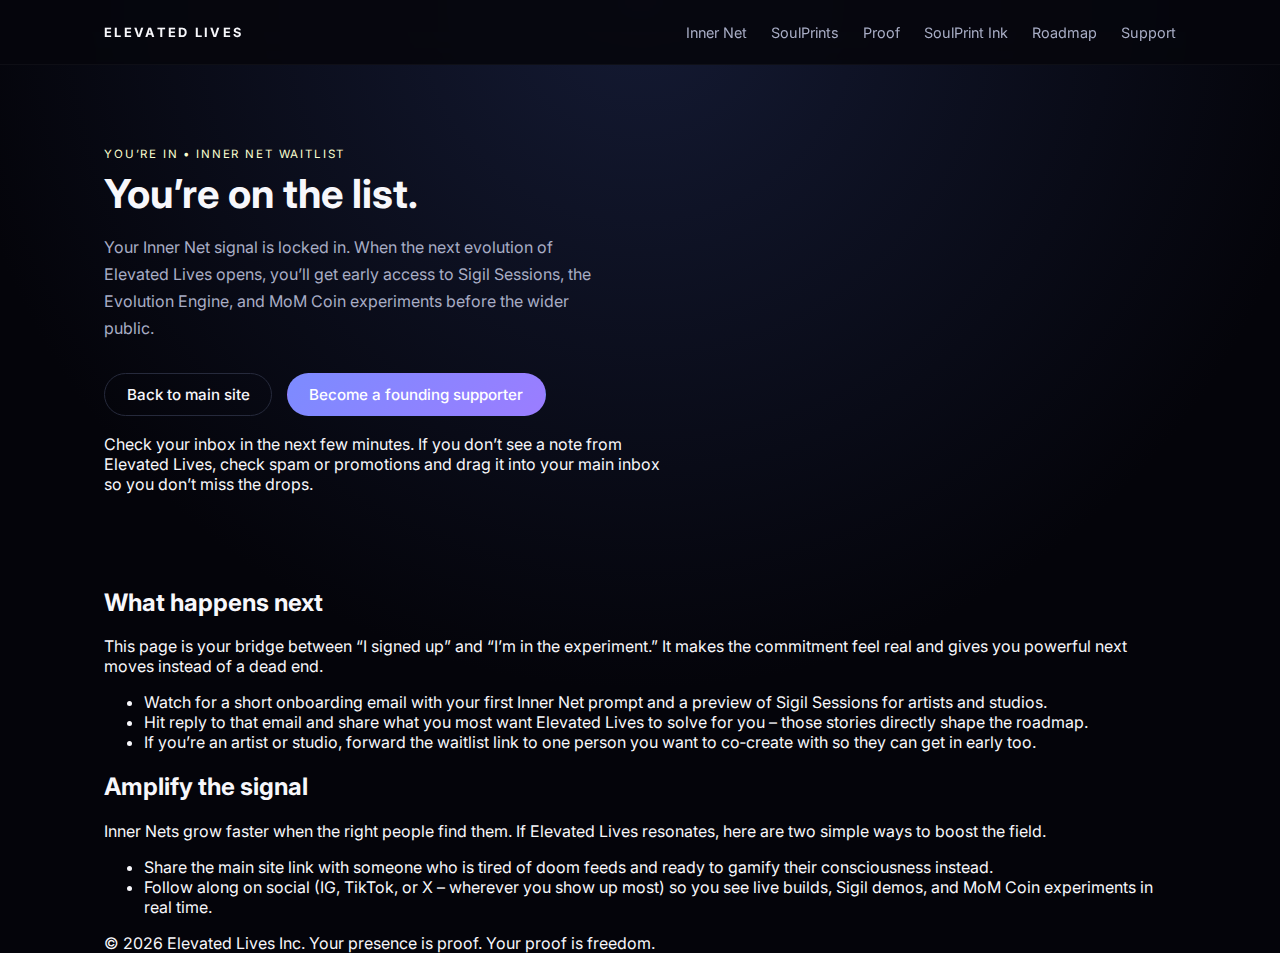
<file: thank-you.html>
<!DOCTYPE html>
<html lang="en">
<head>
  <meta charset="UTF-8" />
  <meta name="viewport" content="width=device-width, initial-scale=1.0" />
  <title>Thank You – Elevated Lives</title>
  <meta name="description"
        content="You’re on the Elevated Lives Inner Net waitlist. Here’s what happens next and how to go deeper as a founding supporter." />
  <link rel="stylesheet" href="styles.css" />
  <link rel="preconnect" href="https://fonts.googleapis.com" />
  <link rel="preconnect" href="https://fonts.gstatic.com" crossorigin />
  <link href="https://fonts.googleapis.com/css2?family=Inter:wght@300;400;600;700&display=swap"
        rel="stylesheet" />
</head>

<body>
  <!-- HEADER -->
  <header class="site-header">
    <div class="container header-inner">
      <div class="logo">ELEVATED LIVES</div>
      <nav class="nav">
        <a href="/#innernet">Inner Net</a>
        <a href="/#soulprints">SoulPrints</a>
        <a href="/#proof">Proof</a>
        <a href="/#artists">SoulPrint Ink</a>
        <a href="/#roadmap">Roadmap</a>
        <a href="/#support">Support</a>
      </nav>
    </div>
  </header>

  <!-- HERO / CONFIRMATION -->
  <section class="hero">
    <div class="container hero-inner">
      <div class="hero-text">
        <p class="eyebrow">YOU’RE IN • INNER NET WAITLIST</p>
        <h1>You’re on the list.</h1>
        <p class="hero-sub">
          Your Inner Net signal is locked in. When the next evolution of Elevated Lives
          opens, you’ll get early access to Sigil Sessions, the Evolution Engine, and
          MoM Coin experiments before the wider public.
        </p>

        <div class="hero-ctas">
          <a class="btn secondary" href="/">
            Back to main site
          </a>

          <!-- Paste your real Stripe Payment Link here -->
          <a class="btn stripe"
             href="https://buy.stripe.com/REPLACE_WITH_YOUR_PAYMENT_LINK"
             target="_blank" rel="noopener">
            Become a founding supporter
          </a>
        </div>

        <p class="small">
          Check your inbox in the next few minutes. If you don’t see a note from
          Elevated Lives, check spam or promotions and drag it into your main inbox
          so you don’t miss the drops.
        </p>
      </div>
    </div>
  </section>

  <!-- NEXT STEPS / CREATIVE OPTIONS -->
  <section class="section dark">
    <div class="container">
      <h2>What happens next</h2>
      <p class="section-lead">
        This page is your bridge between “I signed up” and “I’m in the experiment.”
        It makes the commitment feel real and gives you powerful next moves instead
        of a dead end. 
      </p>

      <ul class="bullets">
        <li>
          Watch for a short onboarding email with your first Inner Net prompt and
          a preview of Sigil Sessions for artists and studios.
        </li>
        <li>
          Hit reply to that email and share what you most want Elevated Lives to
          solve for you – those stories directly shape the roadmap.
        </li>
        <li>
          If you’re an artist or studio, forward the waitlist link to one person
          you want to co‑create with so they can get in early too.
        </li>
      </ul>
    </div>
  </section>

  <!-- OPTIONAL SOCIAL / SHARE SECTION -->
  <section class="section light">
    <div class="container">
      <h2>Amplify the signal</h2>
      <p class="section-lead">
        Inner Nets grow faster when the right people find them. If Elevated Lives
        resonates, here are two simple ways to boost the field.
      </p>

      <ul class="bullets">
        <li>
          Share the main site link with someone who is tired of doom feeds and
          ready to gamify their consciousness instead.
        </li>
        <li>
          Follow along on social (IG, TikTok, or X – wherever you show up most)
          so you see live builds, Sigil demos, and MoM Coin experiments in real time.
        </li>
      </ul>
    </div>
  </section>

  <!-- FOOTER -->
  <footer class="site-footer">
    <div class="container footer-inner">
      <span>© <span id="year"></span> Elevated Lives Inc.</span>
      <span>Your presence is proof. Your proof is freedom.</span>
    </div>
  </footer>

  <script src="script.js"></script>
</body>
</html>
</file>
<file: styles.css>
*,
*::before,
*::after {
  box-sizing: border-box;
}

:root {
  --bg-deep: #04040a;
  --bg-dark: #070914;
  --bg-mid: #101322;
  --card: #15192b;
  --accent: #f0ff8f;
  --accent-strong: #fbffd0;
  --accent-soft: rgba(240, 255, 143, 0.16);
  --electric: #7c8bff;
  --text-main: #f7f7fb;
  --text-muted: #a8adc5;
  --border-subtle: #262a3c;
  --shadow-soft: 0 22px 55px rgba(0, 0, 0, 0.75);
  --radius: 16px;
}

html,
body {
  margin: 0;
  padding: 0;
  font-family: "Inter", system-ui, -apple-system, BlinkMacSystemFont, sans-serif;
  color: var(--text-main);
  background: radial-gradient(circle at top, #141a33 0, var(--bg-deep) 60%);
  scroll-behavior: smooth;
}

img {
  max-width: 100%;
  display: block;
}

a {
  color: inherit;
  text-decoration: none;
}

.container {
  width: 100%;
  max-width: 1120px;
  margin: 0 auto;
  padding: 0 1.5rem;
}

/* HEADER */

.site-header {
  position: sticky;
  top: 0;
  z-index: 20;
  background: rgba(5, 6, 12, 0.9);
  backdrop-filter: blur(14px);
  border-bottom: 1px solid rgba(255, 255, 255, 0.04);
}

.header-inner {
  display: flex;
  align-items: center;
  justify-content: space-between;
  height: 64px;
}

.logo {
  font-weight: 700;
  letter-spacing: 0.18em;
  font-size: 0.8rem;
}

.nav a {
  margin-left: 1.25rem;
  font-size: 0.9rem;
  color: var(--text-muted);
}

.nav a:hover {
  color: var(--accent);
}

/* HERO */

.hero {
  padding: 4.4rem 0 3.6rem;
}

.hero-inner {
  display: grid;
  grid-template-columns: minmax(0, 1.25fr) minmax(0, 1fr);
  gap: 2.6rem;
  align-items: center;
}

.eyebrow {
  text-transform: uppercase;
  letter-spacing: 0.16em;
  font-size: 0.72rem;
  color: var(--accent-strong);
  margin-bottom: 0.5rem;
}

.hero-text h1 {
  font-size: 2.5rem;
  margin: 0 0 0.6rem;
}

.hero-sub {
  max-width: 32rem;
  color: var(--text-muted);
  line-height: 1.7;
}

.hero-ctas {
  margin: 1.9rem 0 1.1rem;
  display: flex;
  flex-wrap: wrap;
  gap: 0.9rem;
}

.hero-ctas.secondary-row {
  margin-top: 1.2rem;
}

.tagline {
  font-size: 0.9rem;
  color: var(--text-muted);
}

.hero-diagram {
  max-width: 420px;
  justify-self: center;
}

/* Glow card */

.glow-card {
  background: radial-gradient(circle at top, var(--accent-soft), var(--bg-dark));
  border-radius: 28px;
  padding: 1rem;
  border: 1px solid rgba(255, 255, 255, 0.04);
  box-shadow: var(--shadow-soft);
}

/* BUTTONS */

.btn {
  display: inline-flex;
  align-items: center;
  justify-content: center;
  padding: 0.7rem 1.35rem;
  border-radius: 999px;
  font-size: 0.95rem;
  font-weight: 500;
  border: 1px solid transparent;
  cursor: pointer;
  transition: all 0.17s ease;
}

.btn.primary {
  background: linear-gradient(135deg, var(--accent), #ffffff);
  color: #141414;
  box-shadow: 0 12px 35px rgba(0, 0, 0, 0.55);
}

.btn.primary:hover {
  filter: brightness(1.05);
  transform: translateY(-1px);
}

.btn.secondary {
  background: transparent;
  border-color: var(--border-subtle);
  color: var(--text-main);
}

.btn.secondary:hover {
  border-color: var(--accent);
}

.btn.stripe {
  background: linear-gradient(135deg, var(--electric), #9b7dff);
  border-color: transparent;
  color: #ffffff;
}

.btn.stripe:hover {
  transform: translateY(-1px);
  filter: brightness(1.07);
}

.btn.small-btn {
  padding-inline: 1.1rem;
  font-size: 0.9rem;
}

/* WAITLIST FORM */

.waitlist-form {
  margin-top: 1.4rem;
  display: flex;
  flex-wrap: wrap;
  gap: 0.7rem;
  align-items: center;
}

.waitlist-form input {
  padding: 0.6rem 0.9rem;
  border-radius: 999px;
  border: 1px solid var(--border-subtle);
  backgr
</file>
